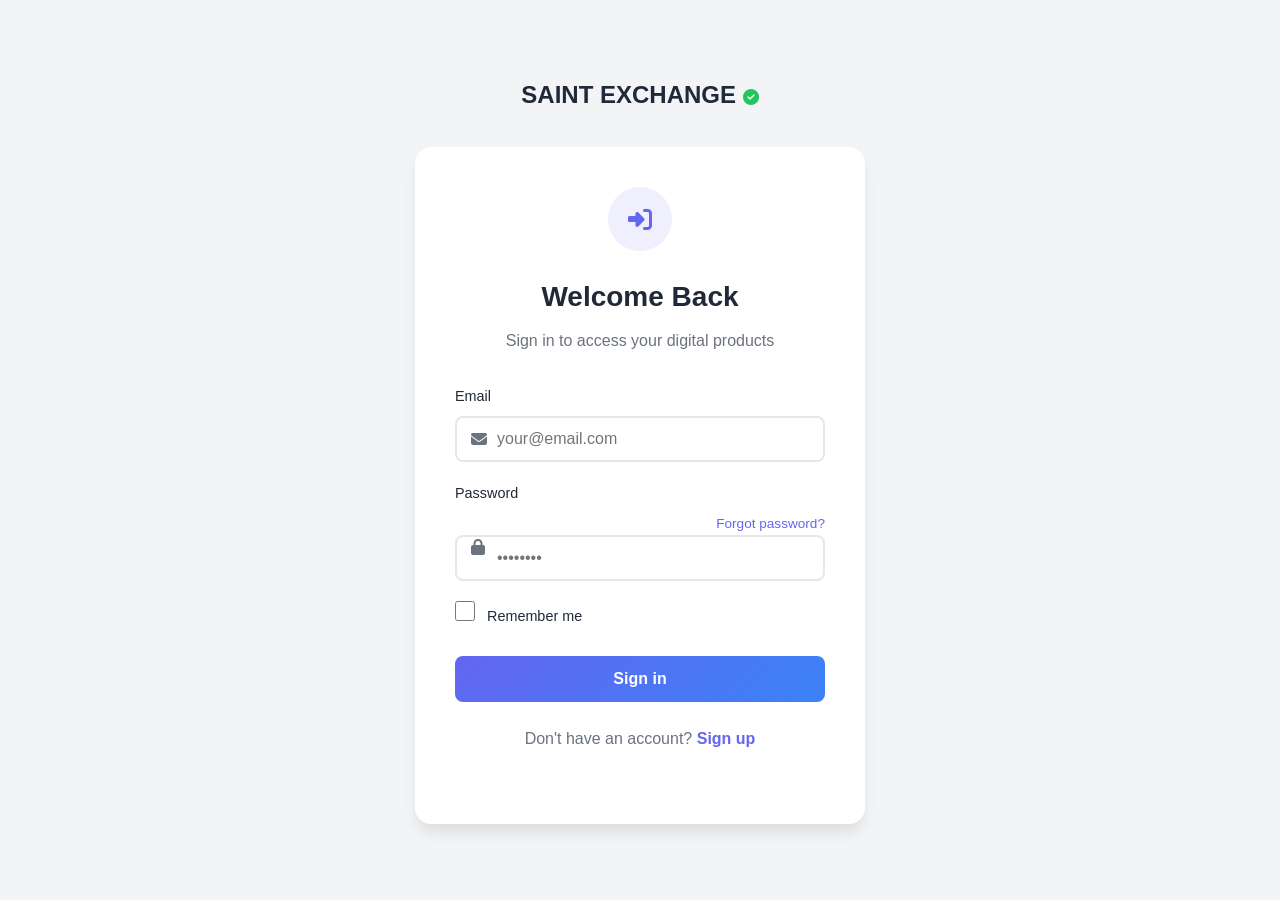
<file: login.html>
<!DOCTYPE html>
<html lang="en">
<head>
    <meta charset="UTF-8">
    <meta name="viewport" content="width=device-width, initial-scale=1.0">
    <title>Login - SAINT EXCHANGE</title>
    <link rel="stylesheet" href="css/style.css">
    <link rel="stylesheet" href="css/auth.css">
    <link rel="stylesheet" href="https://cdnjs.cloudflare.com/ajax/libs/font-awesome/6.4.0/css/all.min.css">
</head>
<body class="auth-page">
    <div class="auth-container">
        <div class="logo-center">
            <h1> SAINT EXCHANGE <span class="verified"><i class="fas fa-check-circle"></i></span></h1>
        </div>
        
        <div class="auth-card">
            <div class="auth-icon">
                <i class="fas fa-sign-in-alt"></i>
            </div>
            <h2>Welcome Back</h2>
            <p>Sign in to access your digital products</p>
            
            <form class="auth-form">
                <div class="form-group">
                    <label>Email</label>
                    <div class="input-with-icon">
                        <i class="fas fa-envelope"></i>
                        <input type="email" placeholder="your@email.com" required>
                    </div>
                </div>
                
                <div class="form-group">
                    <label>Password</label>
                    <a href="#" class="forgot-link">Forgot password?</a>
                    <div class="input-with-icon">
                        <i class="fas fa-lock"></i>
                        <input type="password" placeholder="••••••••" required>
                    </div>
                </div>
                
                <div class="form-group remember">
                    <label class="checkbox">
                        <input type="checkbox">
                        <span>Remember me</span>
                    </label>
                </div>
                
                <button type="submit" class="btn-auth">Sign in</button>
            </form>
            
            <p class="auth-switch">
                Don't have an account? <a href="register.html">Sign up</a>
            </p>
        </div>
    </div>

 
          
    <script src="js/auth.js"></script>
</body>
</html>
</file>
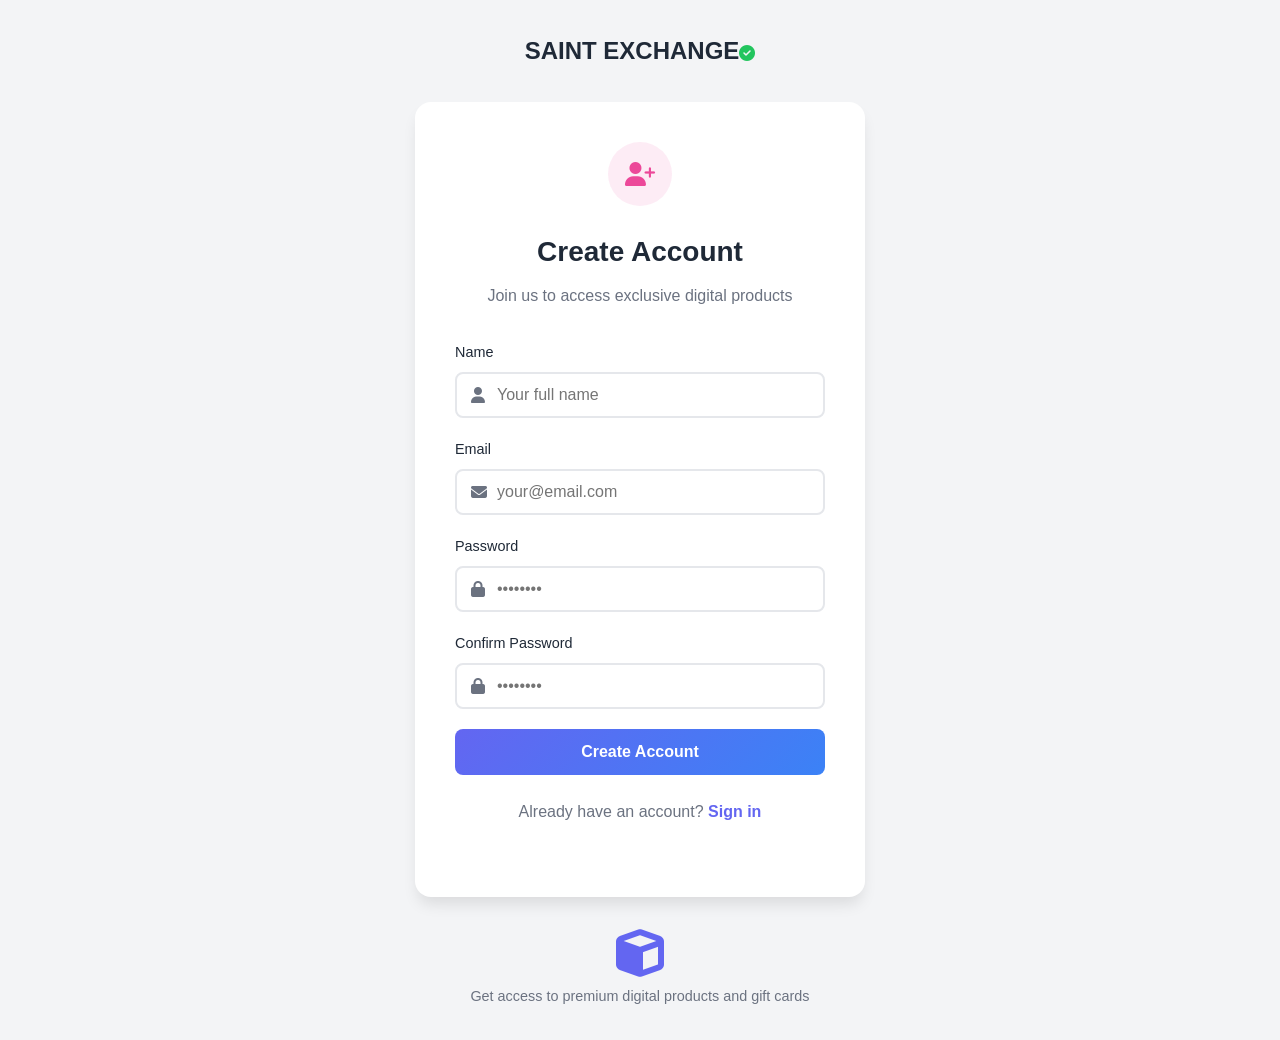
<file: register.html>
<!DOCTYPE html>
<html lang="en">
<head>
    <meta charset="UTF-8">
    <meta name="viewport" content="width=device-width, initial-scale=1.0">
    <title>Register - SAINT EXCHANGE</title>
    <link rel="stylesheet" href="css/style.css">
    <link rel="stylesheet" href="css/auth.css">
    <link rel="stylesheet" href="https://cdnjs.cloudflare.com/ajax/libs/font-awesome/6.4.0/css/all.min.css">
</head>
<body class="auth-page">
    <div class="auth-container">
        <div class="logo-center">
            <h1>SAINT EXCHANGE<span class="verified"><i class="fas fa-check-circle"></i></span></h1>
        </div>
        
        <div class="auth-card">
            <div class="auth-icon register">
                <i class="fas fa-user-plus"></i>
            </div>
            <h2>Create Account</h2>
            <p>Join us to access exclusive digital products</p>
            
            <form class="auth-form">
                <div class="form-group">
                    <label>Name</label>
                    <div class="input-with-icon">
                        <i class="fas fa-user"></i>
                        <input type="text" placeholder="Your full name" required>
                    </div>
                </div>
                
                <div class="form-group">
                    <label>Email</label>
                    <div class="input-with-icon">
                        <i class="fas fa-envelope"></i>
                        <input type="email" placeholder="your@email.com" required>
                    </div>
                </div>
                
                <div class="form-group">
                    <label>Password</label>
                    <div class="input-with-icon">
                        <i class="fas fa-lock"></i>
                        <input type="password" placeholder="••••••••" required>
                    </div>
                </div>
                
                <div class="form-group">
                    <label>Confirm Password</label>
                    <div class="input-with-icon">
                        <i class="fas fa-lock"></i>
                        <input type="password" placeholder="••••••••" required>
                    </div>
                </div>
                
                <button type="submit" class="btn-auth">Create Account</button>
            </form>
            
            <p class="auth-switch">
                Already have an account? <a href="login.html">Sign in</a>
            </p>
        </div>
        
        <div class="auth-features">
            <i class="fas fa-cube"></i>
            <p>Get access to premium digital products and gift cards</p>
        </div>
    </div>


    <script src="js/auth.js"></script>
</body>
</html>
</file>
<file: css/style.css>
/* ============================================
   FRIENDYLOGS - MAIN STYLESHEET
   ============================================ */

:root {
    --primary: #6366f1;
    --primary-dark: #4f46e5;
    --secondary: #ec4899;
    --success: #22c55e;
    --warning: #f59e0b;
    --danger: #ef4444;
    --dark: #1f2937;
    --gray: #6b7280;
    --light-gray: #f3f4f6;
    --white: #ffffff;
    --shadow: 0 4px 6px -1px rgba(0, 0, 0, 0.1);
    --shadow-lg: 0 10px 15px -3px rgba(0, 0, 0, 0.1);
}

* {
    margin: 0;
    padding: 0;
    box-sizing: border-box;
}

body {
    font-family: -apple-system, BlinkMacSystemFont, 'Segoe UI', Roboto, 'Helvetica Neue', Arial, sans-serif;
    background: var(--light-gray);
    color: var(--dark);
    line-height: 1.6;
}

/* Header */
.main-header {
    background: var(--white);
    box-shadow: var(--shadow);
    position: sticky;
    top: 0;
    z-index: 1000;
}

.header-top {
    display: flex;
    justify-content: space-between;
    align-items: center;
    padding: 1rem 2rem;
    border-bottom: 1px solid var(--light-gray);
}

.logo h1 {
    font-size: 1.5rem;
    font-weight: 800;
    display: flex;
    align-items: center;
    gap: 0.5rem;
}

.verified {
    color: var(--success);
    font-size: 1rem;
}

.auth-buttons {
    display: flex;
    gap: 1rem;
}

.btn {
    padding: 0.5rem 1.5rem;
    border-radius: 0.5rem;
    text-decoration: none;
    font-weight: 500;
    transition: all 0.3s;
}

.btn-login {
    color: var(--gray);
    border: 1px solid transparent;
}

.btn-login:hover {
    color: var(--primary);
}

.btn-register {
    background: var(--primary);
    color: var(--white);
}

.btn-register:hover {
    background: var(--primary-dark);
}

/* Navigation */
.main-nav {
    padding: 0 2rem;
    overflow-x: auto;
    white-space: nowrap;
    -webkit-overflow-scrolling: touch;
}

.main-nav ul {
    display: flex;
    list-style: none;
    gap: 2rem;
    padding: 1rem 0;
}

.main-nav a {
    color: var(--gray);
    text-decoration: none;
    font-weight: 500;
    padding-bottom: 0.5rem;
    border-bottom: 2px solid transparent;
    transition: all 0.3s;
}

.main-nav a:hover,
.main-nav a.active {
    color: var(--primary);
    border-bottom-color: var(--primary);
}

/* Hero Carousel */
.hero-carousel {
    position: relative;
    height: 400px;
    overflow: hidden;
    margin: 2rem;
    border-radius: 1rem;
}

.carousel-container {
    position: relative;
    height: 100%;
}

.carousel-slide {
    position: absolute;
    top: 0;
    left: 0;
    width: 100%;
    height: 100%;
    opacity: 0;
    transition: opacity 0.5s;
}

.carousel-slide.active {
    opacity: 1;
}

.carousel-slide img {
    width: 100%;
    height: 100%;
    object-fit: cover;
}

.carousel-content {
    position: absolute;
    bottom: 2rem;
    left: 2rem;
    color: var(--white);
    max-width: 500px;
}

.carousel-content h2 {
    font-size: 2rem;
    margin-bottom: 0.5rem;
    text-shadow: 2px 2px 4px rgba(0,0,0,0.3);
}

.carousel-btn {
    position: absolute;
    top: 50%;
    transform: translateY(-50%);
    background: rgba(255,255,255,0.3);
    border: none;
    width: 3rem;
    height: 3rem;
    border-radius: 50%;
    cursor: pointer;
    color: var(--white);
    font-size: 1.2rem;
    transition: all 0.3s;
}

.carousel-btn:hover {
    background: rgba(255,255,255,0.5);
}

.carousel-btn.prev { left: 1rem; }
.carousel-btn.next { right: 1rem; }

.carousel-dots {
    position: absolute;
    bottom: 1rem;
    left: 50%;
    transform: translateX(-50%);
    display: flex;
    gap: 0.5rem;
}

.dot {
    width: 8px;
    height: 8px;
    border-radius: 50%;
    background: rgba(255,255,255,0.5);
    cursor: pointer;
}

.dot.active {
    background: var(--white);
    width: 24px;
    border-radius: 4px;
}

/* Product Sections */
.product-section {
    padding: 2rem;
    max-width: 1400px;
    margin: 0 auto;
}

.section-header {
    display: flex;
    justify-content: space-between;
    align-items: center;
    margin-bottom: 1.5rem;
}

.section-header h2 {
    font-size: 1.5rem;
    font-weight: 700;
}

.view-more {
    color: var(--primary);
    text-decoration: none;
    display: flex;
    align-items: center;
    gap: 0.5rem;
    font-weight: 500;
}

.product-grid {
    display: grid;
    grid-template-columns: repeat(auto-fill, minmax(250px, 1fr));
    gap: 1.5rem;
}

.product-card {
    background: var(--white);
    border-radius: 1rem;
    overflow: hidden;
    box-shadow: var(--shadow);
    transition: transform 0.3s, box-shadow 0.3s;
    position: relative;
    text-decoration: none;
    color: inherit;
    display: block;
}

.product-card:hover {
    transform: translateY(-5px);
    box-shadow: var(--shadow-lg);
}

.product-card img {
    width: 100%;
    height: 150px;
    object-fit: cover;
}

.product-card h3 {
    padding: 1rem;
    font-size: 0.9rem;
    font-weight: 600;
}

.discount-badge {
    position: absolute;
    top: 0.5rem;
    right: 0.5rem;
    background: var(--danger);
    color: var(--white);
    padding: 0.25rem 0.5rem;
    border-radius: 0.25rem;
    font-size: 0.75rem;
    font-weight: 600;
}

.product-number {
    position: absolute;
    top: 0.5rem;
    left: 0.5rem;
    background: rgba(0,0,0,0.7);
    color: var(--white);
    width: 2rem;
    height: 2rem;
    border-radius: 50%;
    display: flex;
    align-items: center;
    justify-content: center;
    font-weight: 600;
}

.new-badge {
    position: absolute;
    top: 0.5rem;
    left: 0.5rem;
    background: var(--warning);
    color: var(--white);
    padding: 0.25rem 0.5rem;
    border-radius: 0.25rem;
    font-size: 0.75rem;
    font-weight: 600;
}

.free-badge {
    position: absolute;
    top: 0.5rem;
    left: 0.5rem;
    background: var(--success);
    color: var(--white);
    padding: 0.25rem 0.5rem;
    border-radius: 0.25rem;
    font-size: 0.75rem;
    font-weight: 600;
}

/* Recent Orders */
.recent-orders {
    padding: 2rem;
    background: var(--white);
    margin: 2rem;
    border-radius: 1rem;
}

.recent-orders h2 {
    margin-bottom: 1.5rem;
    font-size: 1.5rem;
}

.orders-scroll-container {
    overflow-x: auto;
    padding-bottom: 1rem;
}

.orders-track {
    display: flex;
    gap: 1rem;
    animation: scroll 30s linear infinite;
}

.order-card {
    min-width: 280px;
    background: var(--light-gray);
    border-radius: 0.75rem;
    padding: 1rem;
    border: 1px solid #e5e7eb;
}

.order-header {
    display: flex;
    align-items: center;
    gap: 0.5rem;
    margin-bottom: 0.5rem;
    color: var(--gray);
    font-size: 0.9rem;
}

.order-header i {
    color: var(--primary);
}

.order-customer {
    font-weight: 600;
    color: var(--dark);
}

.order-item {
    color: var(--gray);
    font-size: 0.85rem;
    margin-bottom: 0.5rem;
}

.order-price {
    color: var(--primary);
    font-weight: 700;
    font-size: 1.1rem;
    display: flex;
    align-items: center;
    gap: 0.25rem;
}

@keyframes scroll {
    0% { transform: translateX(0); }
    100% { transform: translateX(-50%); }
}

/* Submit Request */
.submit-request {
    max-width: 800px;
    margin: 3rem auto;
    padding: 0 2rem;
}

.submit-request h2 {
    font-size: 1.75rem;
    margin-bottom: 0.5rem;
}

.submit-request > p {
    color: var(--gray);
    margin-bottom: 2rem;
}

.request-form {
    background: var(--white);
    padding: 2rem;
    border-radius: 1rem;
    box-shadow: var(--shadow);
}

.form-row {
    display: grid;
    grid-template-columns: 1fr 1fr;
    gap: 1rem;
}

.form-group {
    margin-bottom: 1.5rem;
}

.form-group label {
    display: block;
    margin-bottom: 0.5rem;
    font-weight: 500;
    color: var(--dark);
}

.form-group input,
.form-group textarea {
    width: 100%;
    padding: 0.75rem;
    border: 1px solid #e5e7eb;
    border-radius: 0.5rem;
    font-size: 1rem;
    transition: border-color 0.3s;
}

.form-group input:focus,
.form-group textarea:focus {
    outline: none;
    border-color: var(--primary);
}

.char-count {
    display: block;
    text-align: right;
    font-size: 0.85rem;
    color: var(--gray);
    margin-top: 0.25rem;
}

.btn-submit {
    width: 100%;
    padding: 1rem;
    background: var(--primary);
    color: var(--white);
    border: none;
    border-radius: 0.5rem;
    font-size: 1rem;
    font-weight: 600;
    cursor: pointer;
    display: flex;
    align-items: center;
    justify-content: center;
    gap: 0.5rem;
    transition: background 0.3s;
}

.btn-submit:hover {
    background: var(--primary-dark);
}

/* Footer */
.main-footer {
    background: var(--white);
    padding: 3rem 2rem 1rem;
    margin-top: 3rem;
    border-top: 1px solid var(--light-gray);
}

.footer-links {
    display: flex;
    justify-content: center;
    gap: 2rem;
    margin-bottom: 1.5rem;
    flex-wrap: wrap;
}

.footer-links a {
    color: var(--gray);
    text-decoration: none;
    font-weight: 500;
}

.footer-links a:hover {
    color: var(--primary);
}

.social-links {
    display: flex;
    justify-content: center;
    gap: 1rem;
    margin-bottom: 1.5rem;
}

.social-links a {
    width: 2.5rem;
    height: 2.5rem;
    border-radius: 50%;
    background: var(--light-gray);
    display: flex;
    align-items: center;
    justify-content: center;
    color: var(--gray);
    text-decoration: none;
    transition: all 0.3s;
}

.social-links a:hover {
    background: var(--primary);
    color: var(--white);
}

.footer-bottom {
    text-align: center;
    color: var(--gray);
    font-size: 0.9rem;
    padding-top: 1.5rem;
    border-top: 1px solid var(--light-gray);
}

/* Scroll to Top */
.scroll-top {
    position: fixed;
    bottom: 2rem;
    right: 2rem;
    width: 3rem;
    height: 3rem;
    border-radius: 50%;
    background: var(--primary);
    color: var(--white);
    border: none;
    cursor: pointer;
    display: flex;
    align-items: center;
    justify-content: center;
    font-size: 1.2rem;
    box-shadow: var(--shadow-lg);
    opacity: 0;
    visibility: hidden;
    transition: all 0.3s;
}

.scroll-top.visible {
    opacity: 1;
    visibility: visible;
}

/* Chat Widget */
.chat-widget {
    position: fixed;
    bottom: 6rem;
    right: 2rem;
    z-index: 999;
}

.chat-btn {
    width: 3.5rem;
    height: 3.5rem;
    border-radius: 50%;
    background: linear-gradient(135deg, var(--primary), var(--secondary));
    color: var(--white);
    border: none;
    cursor: pointer;
    font-size: 1.5rem;
    box-shadow: var(--shadow-lg);
    transition: transform 0.3s;
}

.chat-btn:hover {
    transform: scale(1.1);
}

/* Responsive */
@media (max-width: 768px) {
    .header-top {
        padding: 1rem;
    }
    
    .main-nav {
        padding: 0 1rem;
    }
    
    .hero-carousel {
        margin: 1rem;
        height: 250px;
    }
    
    .product-section {
        padding: 1rem;
    }
    
    .product-grid {
        grid-template-columns: repeat(2, 1fr);
        gap: 1rem;
    }
    
    .form-row {
        grid-template-columns: 1fr;
    }
    
    .orders-track {
        animation: scroll 20s linear infinite;
    }
}
</file>
<file: css/auth.css>
/* ============================================
   AUTHENTICATION STYLES
   ============================================ */

.auth-page {
    background: var(--light-gray);
    min-height: 100vh;
    display: flex;
    align-items: center;
    justify-content: center;
    padding: 2rem;
}

.auth-container {
    width: 100%;
    max-width: 450px;
}

.logo-center {
    text-align: center;
    margin-bottom: 2rem;
}

.logo-center h1 {
    font-size: 1.5rem;
    justify-content: center;
}

.auth-card {
    background: var(--white);
    padding: 2.5rem;
    border-radius: 1rem;
    box-shadow: var(--shadow-lg);
    text-align: center;
}

.auth-icon {
    width: 4rem;
    height: 4rem;
    border-radius: 50%;
    background: rgba(99, 102, 241, 0.1);
    color: var(--primary);
    display: flex;
    align-items: center;
    justify-content: center;
    font-size: 1.5rem;
    margin: 0 auto 1.5rem;
}

.auth-icon.register {
    background: rgba(236, 72, 153, 0.1);
    color: var(--secondary);
}

.auth-card h2 {
    font-size: 1.75rem;
    margin-bottom: 0.5rem;
}

.auth-card > p {
    color: var(--gray);
    margin-bottom: 2rem;
}

.auth-form {
    text-align: left;
}

.auth-form .form-group {
    margin-bottom: 1.25rem;
}

.auth-form label {
    display: block;
    margin-bottom: 0.5rem;
    font-weight: 500;
    font-size: 0.9rem;
}

.input-with-icon {
    position: relative;
}

.input-with-icon i {
    position: absolute;
    left: 1rem;
    top: 50%;
    transform: translateY(-50%);
    color: var(--gray);
}

.input-with-icon input {
    width: 100%;
    padding: 0.75rem 1rem 0.75rem 2.5rem;
    border: 2px solid #e5e7eb;
    border-radius: 0.5rem;
    font-size: 1rem;
    transition: all 0.3s;
}

.input-with-icon input:focus {
    outline: none;
    border-color: var(--primary);
}

.forgot-link {
    float: right;
    font-size: 0.85rem;
    color: var(--primary);
    text-decoration: none;
}

.remember {
    display: flex;
    align-items: center;
}

.remember input {
    margin-right: 0.5rem;
}

.checkbox {
    display: flex;
    align-items: center;
    gap: 0.5rem;
    cursor: pointer;
}

.checkbox input {
    width: 1.25rem;
    height: 1.25rem;
    accent-color: var(--primary);
}

.btn-auth {
    width: 100%;
    padding: 0.875rem;
    background: linear-gradient(135deg, var(--primary), #3b82f6);
    color: var(--white);
    border: none;
    border-radius: 0.5rem;
    font-size: 1rem;
    font-weight: 600;
    cursor: pointer;
    transition: transform 0.3s, box-shadow 0.3s;
}

.btn-auth:hover {
    transform: translateY(-2px);
    box-shadow: 0 4px 12px rgba(99, 102, 241, 0.4);
}

.auth-switch {
    margin-top: 1.5rem;
    color: var(--gray);
}

.auth-switch a {
    color: var(--primary);
    text-decoration: none;
    font-weight: 600;
}

.auth-features {
    text-align: center;
    margin-top: 2rem;
    color: var(--gray);
}

.auth-features i {
    font-size: 3rem;
    color: var(--primary);
    margin-bottom: 0.5rem;
}

.auth-features p {
    font-size: 0.9rem;
}
</file>
